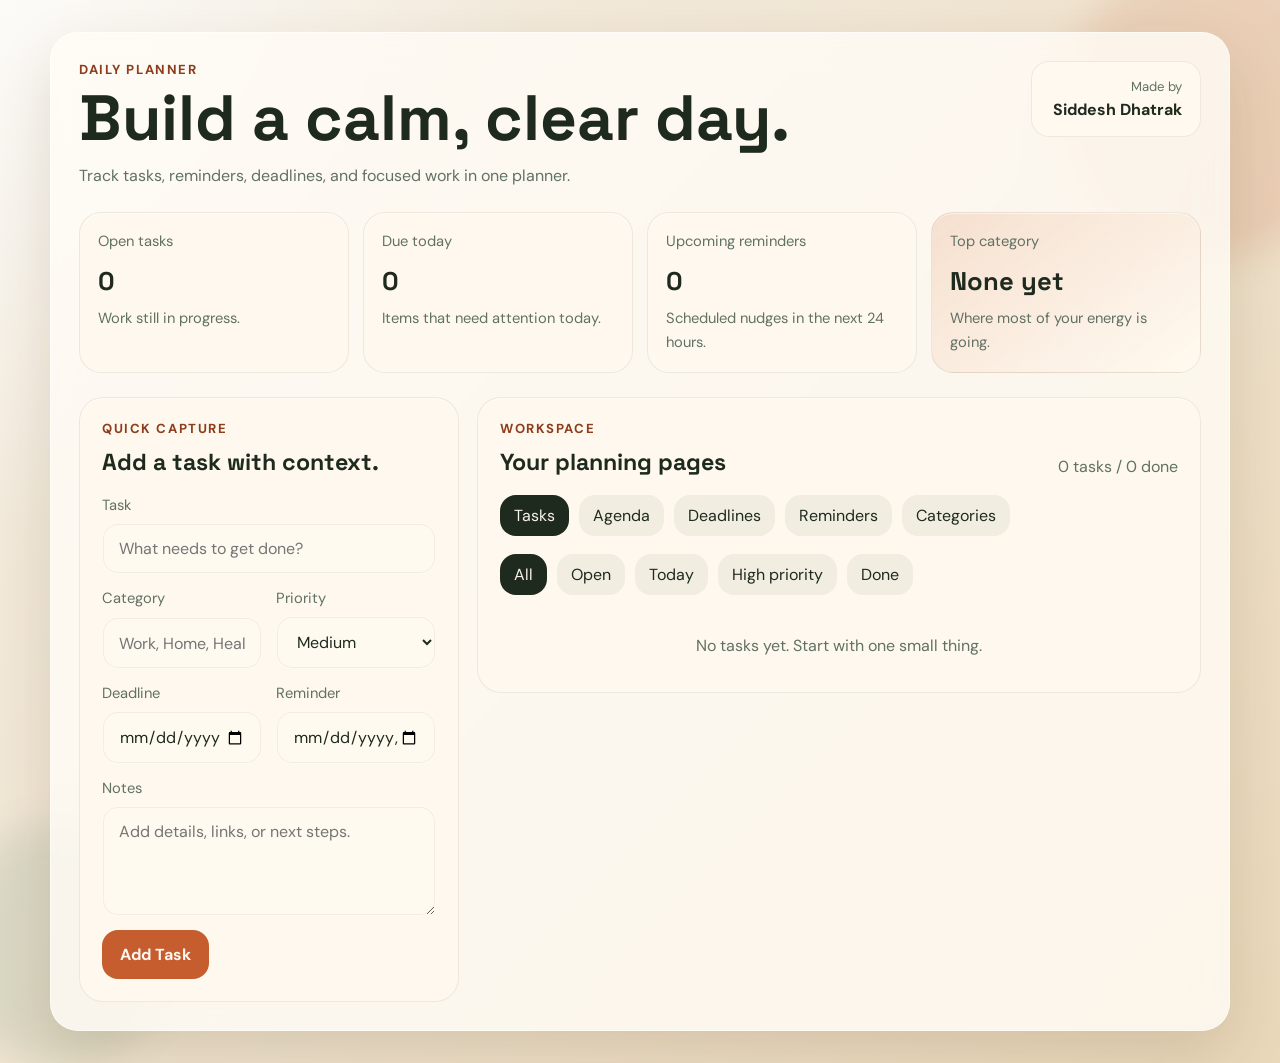
<file: index.html>
<!DOCTYPE html>
<html lang="en">
<head>
  <meta charset="UTF-8">
  <meta name="viewport" content="width=device-width, initial-scale=1.0">
  <title>Daily Planner</title>
  <link rel="preconnect" href="https://fonts.googleapis.com">
  <link rel="preconnect" href="https://fonts.gstatic.com" crossorigin>
  <link href="https://fonts.googleapis.com/css2?family=DM+Sans:wght@400;500;700&family=Space+Grotesk:wght@500;700&display=swap" rel="stylesheet">
  <link rel="stylesheet" href="styles.css">
</head>
<body>
  <div class="page-shell">
    <div class="background-glow glow-one"></div>
    <div class="background-glow glow-two"></div>

    <main class="app-card">
      <section class="hero">
        <div>
          <p class="eyebrow">Daily planner</p>
          <h1>Build a calm, clear day.</h1>
          <p class="hero-copy">Track tasks, reminders, deadlines, and focused work in one planner.</p>
        </div>
        <div class="hero-badge">
          <span class="hero-badge-label">Made by</span>
          <strong>Siddesh Dhatrak</strong>
        </div>
      </section>

      <section class="overview-grid" aria-label="Planner overview">
        <article class="overview-card">
          <span class="overview-label">Open tasks</span>
          <strong id="open-count" class="overview-value">0</strong>
          <p class="overview-copy">Work still in progress.</p>
        </article>
        <article class="overview-card">
          <span class="overview-label">Due today</span>
          <strong id="today-count" class="overview-value">0</strong>
          <p class="overview-copy">Items that need attention today.</p>
        </article>
        <article class="overview-card">
          <span class="overview-label">Upcoming reminders</span>
          <strong id="reminder-count" class="overview-value">0</strong>
          <p class="overview-copy">Scheduled nudges in the next 24 hours.</p>
        </article>
        <article class="overview-card accent-card">
          <span class="overview-label">Top category</span>
          <strong id="top-category" class="overview-value">None yet</strong>
          <p class="overview-copy">Where most of your energy is going.</p>
        </article>
      </section>

      <section class="planner-layout">
        <section class="composer-panel">
          <div class="panel-heading">
            <p class="eyebrow">Quick capture</p>
            <h2>Add a task with context.</h2>
          </div>

          <form id="todo-form" class="todo-form">
            <label class="field-group field-span-2">
              <span>Task</span>
              <input id="task-input" name="task" type="text" placeholder="What needs to get done?" maxlength="120" required>
            </label>

            <label class="field-group">
              <span>Category</span>
              <input id="category-input" name="category" type="text" placeholder="Work, Home, Health" list="category-options" maxlength="40">
              <datalist id="category-options"></datalist>
            </label>

            <label class="field-group">
              <span>Priority</span>
              <select id="priority-input" name="priority">
                <option value="medium">Medium</option>
                <option value="high">High</option>
                <option value="low">Low</option>
              </select>
            </label>

            <label class="field-group">
              <span>Deadline</span>
              <input id="deadline-input" name="deadline" type="date">
            </label>

            <label class="field-group">
              <span>Reminder</span>
              <input id="reminder-input" name="reminder" type="datetime-local">
            </label>

            <label class="field-group field-span-2">
              <span>Notes</span>
              <textarea id="notes-input" name="notes" rows="3" placeholder="Add details, links, or next steps."></textarea>
            </label>

            <div class="form-actions field-span-2">
              <button id="submit-button" type="submit">Add Task</button>
              <button id="cancel-edit" class="secondary-button" type="button" hidden>Cancel edit</button>
              <button id="clear-completed" class="ghost-button" type="button">Clear completed</button>
            </div>
          </form>
        </section>

        <section class="workspace-panel">
          <div class="panel-heading workspace-heading">
            <div>
              <p class="eyebrow">Workspace</p>
              <h2>Your planning pages</h2>
            </div>
            <span id="task-count" class="workspace-meta">0 tasks</span>
          </div>

          <div class="tab-row" role="tablist" aria-label="Planner pages">
            <button class="tab-button active" type="button" role="tab" data-view="tasks" aria-selected="true">Tasks</button>
            <button class="tab-button" type="button" role="tab" data-view="agenda" aria-selected="false">Agenda</button>
            <button class="tab-button" type="button" role="tab" data-view="deadlines" aria-selected="false">Deadlines</button>
            <button class="tab-button" type="button" role="tab" data-view="reminders" aria-selected="false">Reminders</button>
            <button class="tab-button" type="button" role="tab" data-view="categories" aria-selected="false">Categories</button>
          </div>

          <section class="view-panel active" data-panel="tasks" aria-live="polite">
            <div class="toolbar">
              <div class="filter-row" role="toolbar" aria-label="Task filters">
                <button class="filter-button active" type="button" data-filter="all">All</button>
                <button class="filter-button" type="button" data-filter="open">Open</button>
                <button class="filter-button" type="button" data-filter="today">Today</button>
                <button class="filter-button" type="button" data-filter="high">High priority</button>
                <button class="filter-button" type="button" data-filter="done">Done</button>
              </div>
            </div>
            <ul id="todo-list" class="todo-list"></ul>
            <p id="empty-state" class="empty-state">No tasks yet. Start with one small thing.</p>
          </section>

          <section class="view-panel" data-panel="agenda">
            <div id="agenda-list" class="stack-list"></div>
            <p id="agenda-empty" class="empty-state">Nothing urgent right now. Add a deadline or reminder to build your day.</p>
          </section>

          <section class="view-panel" data-panel="deadlines">
            <div id="deadline-list" class="stack-list"></div>
            <p id="deadline-empty" class="empty-state">No deadlines scheduled yet.</p>
          </section>

          <section class="view-panel" data-panel="reminders">
            <div id="reminder-list" class="stack-list"></div>
            <p id="reminder-empty" class="empty-state">No reminders set yet.</p>
          </section>

          <section class="view-panel" data-panel="categories">
            <div id="category-list" class="category-grid"></div>
            <p id="category-empty" class="empty-state">Add categories to see where your work clusters.</p>
          </section>
        </section>
      </section>
    </main>
  </div>

  <script src="app.js"></script>
</body>
</html>
</file>
<file: styles.css>
:root {
  --bg: #f5efe4;
  --bg-deep: #ead8ba;
  --surface: rgba(255, 252, 246, 0.82);
  --surface-strong: #fffaf0;
  --surface-soft: rgba(255, 249, 238, 0.92);
  --ink: #1f2a1f;
  --muted: #617164;
  --accent: #c65d2e;
  --accent-dark: #8e3d1c;
  --line: rgba(31, 42, 31, 0.1);
  --line-strong: rgba(31, 42, 31, 0.16);
  --success: #2f7d4b;
  --warning: #ad6d1e;
  --danger: #a1472d;
  --shadow: 0 24px 60px rgba(74, 45, 16, 0.15);
}

* {
  box-sizing: border-box;
}

body {
  margin: 0;
  min-height: 100vh;
  font-family: "DM Sans", sans-serif;
  color: var(--ink);
  background:
    radial-gradient(circle at top left, rgba(255, 255, 255, 0.75), transparent 32%),
    linear-gradient(135deg, var(--bg), var(--bg-deep));
}

button,
input,
select,
textarea {
  font: inherit;
}

button,
select {
  cursor: pointer;
}

.page-shell {
  position: relative;
  min-height: 100vh;
  padding: 32px 18px;
  overflow: hidden;
}

.background-glow {
  position: absolute;
  border-radius: 999px;
  filter: blur(18px);
  opacity: 0.65;
}

.glow-one {
  width: 300px;
  height: 300px;
  background: rgba(198, 93, 46, 0.22);
  top: -40px;
  right: -80px;
}

.glow-two {
  width: 240px;
  height: 240px;
  background: rgba(76, 125, 95, 0.2);
  bottom: 0;
  left: -60px;
}

.app-card {
  position: relative;
  z-index: 1;
  width: min(1180px, 100%);
  margin: 0 auto;
  padding: 28px;
  border: 1px solid rgba(255, 255, 255, 0.55);
  border-radius: 28px;
  background: var(--surface);
  backdrop-filter: blur(16px);
  box-shadow: var(--shadow);
}

.hero,
.overview-grid,
.planner-layout {
  animation: rise-in 520ms ease-out both;
}

.hero {
  display: flex;
  justify-content: space-between;
  gap: 24px;
  align-items: flex-start;
  margin-bottom: 24px;
}

.eyebrow {
  margin: 0 0 10px;
  color: var(--accent-dark);
  font-size: 0.82rem;
  font-weight: 700;
  letter-spacing: 0.12em;
  text-transform: uppercase;
}

.hero h1,
.panel-heading h2 {
  margin: 0;
  font-family: "Space Grotesk", sans-serif;
}

.hero h1 {
  font-size: clamp(2.2rem, 5vw, 4.4rem);
  line-height: 0.95;
}

.hero-copy,
.overview-copy,
.stack-copy,
.category-footer {
  color: var(--muted);
  line-height: 1.6;
}

.hero-copy {
  max-width: 56ch;
  margin: 14px 0 0;
}

.hero-badge {
  min-width: 170px;
  padding: 16px 18px;
  border-radius: 18px;
  background: rgba(255, 250, 240, 0.92);
  border: 1px solid rgba(31, 42, 31, 0.08);
  text-align: right;
}

.hero-badge-label {
  display: block;
  color: var(--muted);
  font-size: 0.82rem;
  margin-bottom: 4px;
}

.overview-grid {
  display: grid;
  grid-template-columns: repeat(4, minmax(0, 1fr));
  gap: 14px;
  margin-bottom: 24px;
}

.overview-card,
.composer-panel,
.workspace-panel,
.stack-card,
.category-card {
  border: 1px solid rgba(31, 42, 31, 0.08);
  background: var(--surface-soft);
  box-shadow: inset 0 1px 0 rgba(255, 255, 255, 0.55);
}

.overview-card {
  padding: 18px;
  border-radius: 22px;
}

.accent-card {
  background:
    linear-gradient(145deg, rgba(198, 93, 46, 0.16), rgba(255, 250, 240, 0.94)),
    var(--surface-soft);
}

.overview-label {
  display: block;
  color: var(--muted);
  font-size: 0.92rem;
}

.overview-value {
  display: block;
  margin-top: 14px;
  font-size: clamp(1.35rem, 2vw, 2rem);
  font-family: "Space Grotesk", sans-serif;
}

.overview-copy {
  margin: 10px 0 0;
  font-size: 0.92rem;
}

.planner-layout {
  display: grid;
  grid-template-columns: minmax(320px, 380px) minmax(0, 1fr);
  gap: 18px;
  align-items: start;
}

.composer-panel,
.workspace-panel {
  min-width: 0;
  padding: 22px;
  border-radius: 24px;
}

.panel-heading {
  margin-bottom: 18px;
}

.panel-heading h2 {
  font-size: 1.45rem;
}

.workspace-heading {
  display: flex;
  justify-content: space-between;
  align-items: flex-end;
  gap: 16px;
}

.workspace-meta {
  color: var(--muted);
}

.todo-form {
  display: grid;
  grid-template-columns: repeat(2, minmax(0, 1fr));
  gap: 14px;
}

.field-group {
  display: grid;
  gap: 8px;
  min-width: 0;
}

.field-group span {
  font-size: 0.92rem;
  color: var(--muted);
}

.field-group input,
.field-group select,
.field-group textarea {
  min-width: 0;
  max-width: 100%;
  width: 100%;
  border: 1px solid transparent;
  border-radius: 16px;
  padding: 14px 16px;
  background: var(--surface-strong);
  color: var(--ink);
  box-shadow: inset 0 0 0 1px rgba(31, 42, 31, 0.06);
  transition: border-color 160ms ease, transform 160ms ease;
}

.field-group input[type="date"],
.field-group input[type="datetime-local"] {
  min-inline-size: 0;
}

.field-group textarea {
  resize: vertical;
  min-height: 110px;
}

.field-group input:focus,
.field-group select:focus,
.field-group textarea:focus {
  outline: none;
  border-color: rgba(198, 93, 46, 0.55);
  transform: translateY(-1px);
}

.field-span-2 {
  grid-column: span 2;
}

.form-actions {
  display: flex;
  gap: 12px;
}

.form-actions button,
.secondary-button,
.ghost-button,
.delete-button,
.edit-button,
.tab-button,
.filter-button {
  border: 0;
  border-radius: 16px;
  transition: transform 160ms ease, opacity 160ms ease, background 160ms ease, color 160ms ease;
}

.form-actions button {
  padding: 14px 18px;
  background: var(--accent);
  color: #fff7f0;
  font-weight: 700;
}

.secondary-button {
  padding: 14px 16px;
  background: rgba(198, 93, 46, 0.1);
  color: var(--accent-dark);
  font-weight: 700;
}

.ghost-button {
  padding: 14px 16px;
  background: rgba(31, 42, 31, 0.06);
  color: var(--ink);
}

.form-actions button:hover,
.secondary-button:hover,
.ghost-button:hover,
.delete-button:hover,
.edit-button:hover,
.tab-button:hover,
.filter-button:hover {
  transform: translateY(-1px);
}

.tab-row,
.filter-row {
  display: flex;
  flex-wrap: wrap;
  gap: 10px;
}

.tab-row {
  margin-bottom: 18px;
}

.tab-button,
.filter-button {
  padding: 10px 14px;
  background: rgba(31, 42, 31, 0.06);
  color: var(--ink);
}

.tab-button.active,
.filter-button.active {
  background: var(--ink);
  color: #f8f1e8;
}

.view-panel {
  display: none;
}

.view-panel.active {
  display: block;
}

.todo-list {
  list-style: none;
  padding: 0;
  margin: 0;
  display: grid;
  gap: 12px;
}

.todo-item {
  display: grid;
  grid-template-columns: auto minmax(0, 1fr) auto;
  align-items: start;
  gap: 14px;
  padding: 16px;
  border-radius: 20px;
  background: rgba(255, 250, 240, 0.86);
  border: 1px solid rgba(31, 42, 31, 0.06);
}

.todo-item.completed {
  opacity: 0.82;
}

.todo-checkbox {
  appearance: none;
  width: 22px;
  height: 22px;
  margin-top: 4px;
  border: 2px solid rgba(31, 42, 31, 0.3);
  border-radius: 7px;
  display: grid;
  place-items: center;
  background: #fff;
}

.todo-checkbox:checked {
  border-color: var(--success);
  background: var(--success);
}

.todo-checkbox:checked::after {
  content: "";
  width: 10px;
  height: 10px;
  border-radius: 3px;
  background: white;
}

.task-content {
  min-width: 0;
}

.todo-title,
.stack-card h3,
.category-card h3 {
  margin: 0;
  font-size: 1rem;
  line-height: 1.4;
}

.todo-item.completed .todo-title {
  color: var(--muted);
  text-decoration: line-through;
}

.task-meta {
  display: flex;
  flex-wrap: wrap;
  gap: 8px;
  margin-top: 10px;
}

.meta-pill {
  display: inline-flex;
  align-items: center;
  padding: 6px 10px;
  border-radius: 999px;
  background: rgba(31, 42, 31, 0.06);
  color: var(--ink);
  font-size: 0.82rem;
}

.priority-low {
  background: rgba(47, 125, 75, 0.12);
  color: var(--success);
}

.priority-medium {
  background: rgba(173, 109, 30, 0.12);
  color: var(--warning);
}

.priority-high {
  background: rgba(161, 71, 45, 0.14);
  color: var(--danger);
}

.task-notes {
  margin: 10px 0 0;
  color: var(--muted);
  line-height: 1.55;
}

.task-actions {
  display: flex;
  align-items: center;
  gap: 8px;
  flex-wrap: wrap;
}

.delete-button {
  padding: 10px 12px;
  background: rgba(198, 93, 46, 0.12);
  color: var(--accent-dark);
  font-weight: 700;
}

.edit-button {
  padding: 10px 12px;
  background: rgba(31, 42, 31, 0.06);
  color: var(--ink);
  font-weight: 700;
}

.stack-list,
.category-grid {
  display: grid;
  gap: 12px;
}

.stack-card,
.category-card {
  padding: 16px;
  border-radius: 20px;
}

.stack-header {
  display: flex;
  justify-content: space-between;
  gap: 12px;
  align-items: center;
}

.stack-copy,
.category-footer {
  margin: 10px 0 0;
}

.deadline-status {
  display: inline-flex;
  padding: 6px 10px;
  border-radius: 999px;
  background: rgba(31, 42, 31, 0.06);
  color: var(--muted);
  font-size: 0.82rem;
}

.deadline-status.overdue {
  background: rgba(161, 71, 45, 0.14);
  color: var(--danger);
}

.deadline-status.due-today {
  background: rgba(173, 109, 30, 0.12);
  color: var(--warning);
}

.category-grid {
  grid-template-columns: repeat(2, minmax(0, 1fr));
}

.empty-state {
  margin: 18px 0 6px;
  color: var(--muted);
  text-align: center;
  padding: 22px 10px 8px;
}

.sr-only {
  position: absolute;
  width: 1px;
  height: 1px;
  padding: 0;
  margin: -1px;
  overflow: hidden;
  clip: rect(0, 0, 0, 0);
  white-space: nowrap;
  border: 0;
}

@keyframes rise-in {
  from {
    opacity: 0;
    transform: translateY(16px);
  }

  to {
    opacity: 1;
    transform: translateY(0);
  }
}

@media (max-width: 980px) {
  .overview-grid,
  .planner-layout {
    grid-template-columns: 1fr;
  }

  .overview-grid {
    grid-template-columns: repeat(2, minmax(0, 1fr));
  }
}

@media (max-width: 720px) {
  .app-card {
    padding: 20px;
    border-radius: 24px;
  }

  .hero,
  .workspace-heading,
  .form-actions,
  .stack-header {
    flex-direction: column;
    align-items: flex-start;
  }

  .hero-badge {
    text-align: left;
  }

  .overview-grid,
  .todo-form,
  .category-grid {
    grid-template-columns: 1fr;
  }

  .field-span-2 {
    grid-column: auto;
  }

  .todo-item {
    grid-template-columns: auto 1fr;
  }

  .task-actions {
    grid-column: 2;
    justify-content: flex-end;
  }
}

@media (max-width: 520px) {
  .page-shell {
    padding: 16px;
  }

  .overview-card,
  .composer-panel,
  .workspace-panel {
    padding: 18px;
  }
}
</file>
